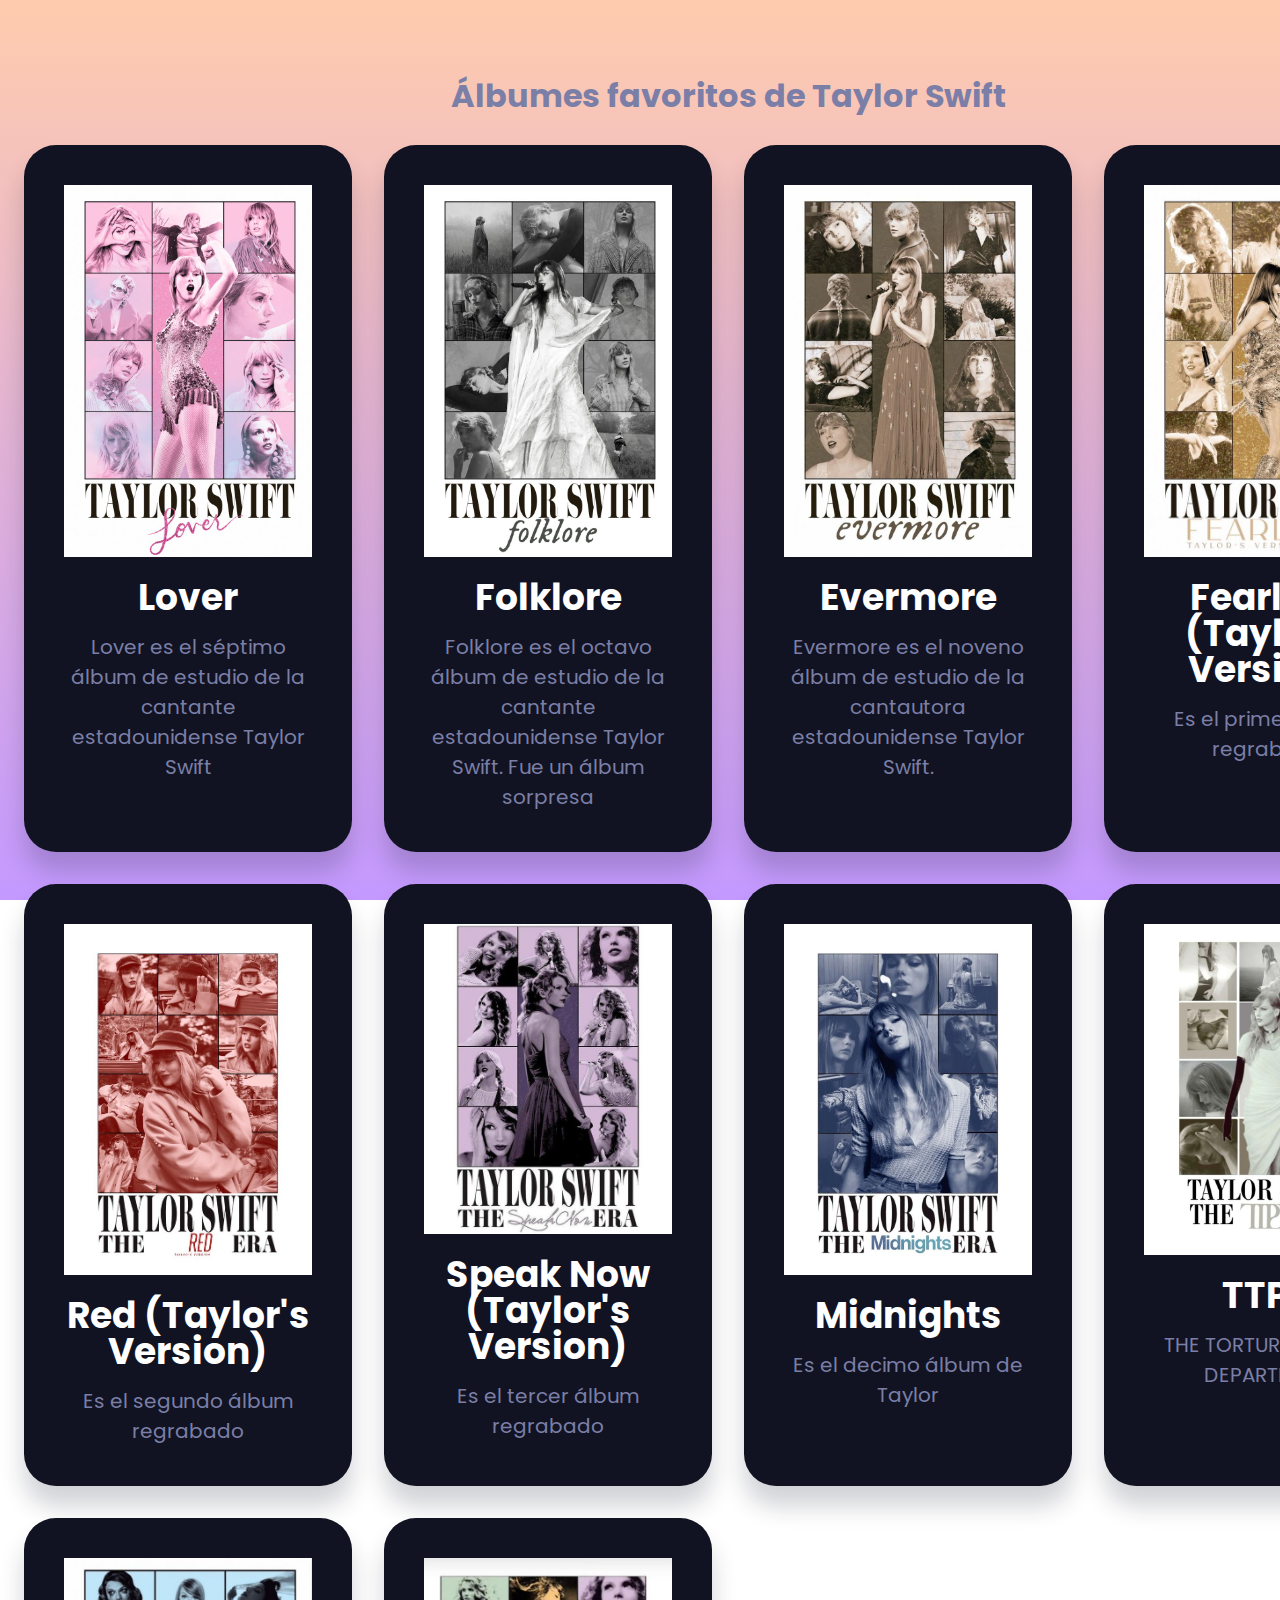
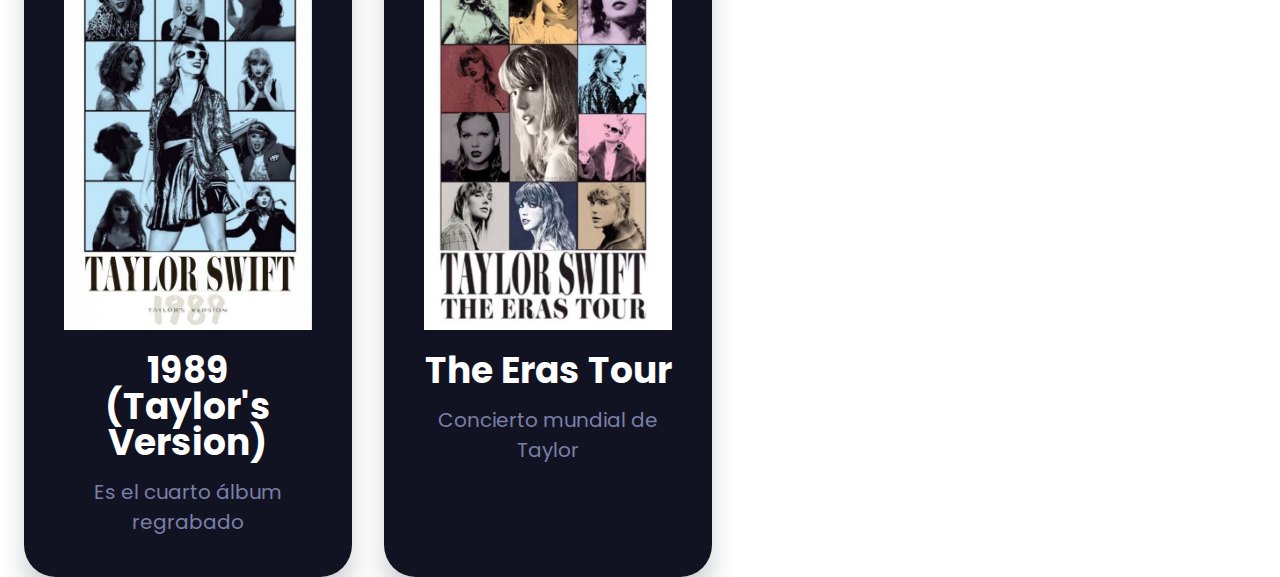
<file: Mis cosas favoritas/index.html>
<!DOCTYPE html>
<html lang="en">
<head>
    <meta charset="UTF-8">
    <meta name="viewport" content="width=device-width, initial-scale=1.0">       

    <!--=============== CSS ===============-->
    <link rel="stylesheet" href="assets/css/styles.css">

    <title>Álbumes favoritos de Taylor Swift</title>
</head>
<body>
    <div class="card" id="cardContainer">
        <h1>Álbumes favoritos de Taylor Swift</h1>
        <br>
        <div class="card__container">
            <!-- Tarjetas se generarán dinámicamente aquí -->
            
        </div>
    </div>

    <!--=============== JavaScript ===============-->
    <script src="assets/js/scripts.js"></script>
</body>
</html>
</file>
<file: Mis cosas favoritas/assets/css/styles.css>
/*=============== GOOGLE FONTS ===============*/
@import url("https://fonts.googleapis.com/css2?family=Poppins:wght@500;600&display=swap");
/*=============== VARIABLES CSS ===============*/
:root {
  /*========== Colors ==========*/
  --title-color: #fff;
  --text-color: hsl(235, 20%, 57%);
  --shape-gradient: linear-gradient(90deg,
                  hsl(300, 76%, 60%),
                  hsl(57, 81%, 60%));
  --body-gradient: linear-gradient(180deg,
              hsl(22, 100%, 84%),
              hsl(265, 100%, 80%));
  --container-color: hsl(235, 32%, 10%);
  /*========== Font and typography ==========*/
  --body-font: "Poppins", sans-serif;
  --biggest-font-size: 2.25rem;
  --normal-font-size: 1.25rem;
}

/*=============== BASE ===============*/
* {
  box-sizing: border-box;
  padding: 0;
  margin: 0;
}

body {
  font-family: var(--body-font);
  color: var(--text-color);
  background: var(--body-gradient); /* Eliminamos 'no-repeat' */
  background-size: cover; /* Agregamos esta propiedad */
  background-attachment: fixed;
}

img {
  max-width: 100%;
  height: auto;
}

/*=============== CARD ===============*/
.card {
  display: grid;
  place-items: center;
  background: var(--body-gradient);
  padding-block: 4.5rem;
}
.card__container {
  margin-inline: 1.5rem;
  display: grid;
  grid-template-columns: 1fr;
  row-gap: 2rem;
}
.card__article {
  position: relative;
  background-color: var(--container-color);
  padding: 2.5rem;
  border-radius: 2rem;
  text-align: center;
  box-shadow: 0 20px 24px hsla(235, 32%, 15%, 0.2);
  overflow: hidden;
}
.card__img {
  width: 250px;
  margin-bottom: 1rem;
  animation: float-img 2.5s ease-in-out infinite;
}
.card__title {
  color: var(--title-color);
  font-size: var(--biggest-font-size);
  line-height: 100%;
  margin-bottom: 1rem;
}
.card__description {
  font-size: var(--normal-font-size);
}
.card__data {
  position: relative;
  z-index: 10;
}
.card__shapes {
  display: grid;
  justify-items: center;
  row-gap: 2.5rem;
  position: absolute;
  inset: 0;
  top: -3.5rem;
  z-index: 1;
}
.card__shape {
  display: block;
  width: 260px;
  height: 40px;
  background: var(--shape-gradient);
  border-radius: 4rem;
  transform: rotate(-24deg);
  opacity: 0;
}
.card__shape:nth-child(1) {
  animation-delay: 0.1s;
}
.card__shape:nth-child(2) {
  animation-delay: 0.2s;
}
.card__shape:nth-child(3) {
  animation-delay: 0.3s;
}
.card__shape:nth-child(4) {
  animation-delay: 0.4s;
}
.card__shape:nth-child(5) {
  animation-delay: 0.5s;
}
.card__shape:nth-child(6) {
  animation-delay: 0.6s;
}
.card__shape:nth-child(7) {
  animation-delay: 0.7s;
}
.card__shape:nth-child(8) {
  animation-delay: 0.8s;
}

/* Animation img */
@keyframes float-img {
  0% {
    transform: translateY(0);
  }
  50% {
    transform: translateY(-0.75rem);
  }
  100% {
    transform: translateY(0);
  }
}
/* Animation shape */
.card__article:hover .card__shape {
  animation-name: shape-animate;
  animation-duration: 0.8s;
  animation-iteration-count: 2; /* infinite */
}

@keyframes shape-animate {
  0% {
    opacity: 0;
  }
  20% {
    opacity: 0.1;
  }
  40% {
    opacity: 0.3;
  }
  60% {
    opacity: 0.7;
  }
  80% {
    opacity: 1;
  }
  100% {
    opacity: 0;
  }
}
/*=============== BREAKPOINTS ===============*/
/* For small devices */
@media screen and (max-width: 340px) {
  .card__container {
    margin-inline: 1rem;
  }
  .card__article {
    padding: 1.5rem;
  }
  .card__img {
    width: 160px;
  }
  .card__title {
    font-size: 2rem;
  }
}
/* For medium devices */
@media screen and (min-width: 440px) {
  .card__container {
    grid-template-columns: 328px;
  }
}
@media screen and (min-width: 768px) {
  .card__container {
    grid-template-columns: repeat(2, 328px);
    column-gap: 2rem;
  }
}
/* For large devices */
@media screen and (min-width: 1024px) {
  .card {
    height: 100vh;
  }
  .card__container {
    grid-template-columns: repeat(4, 328px);
    column-gap: 2rem;
  }
}
</file>
